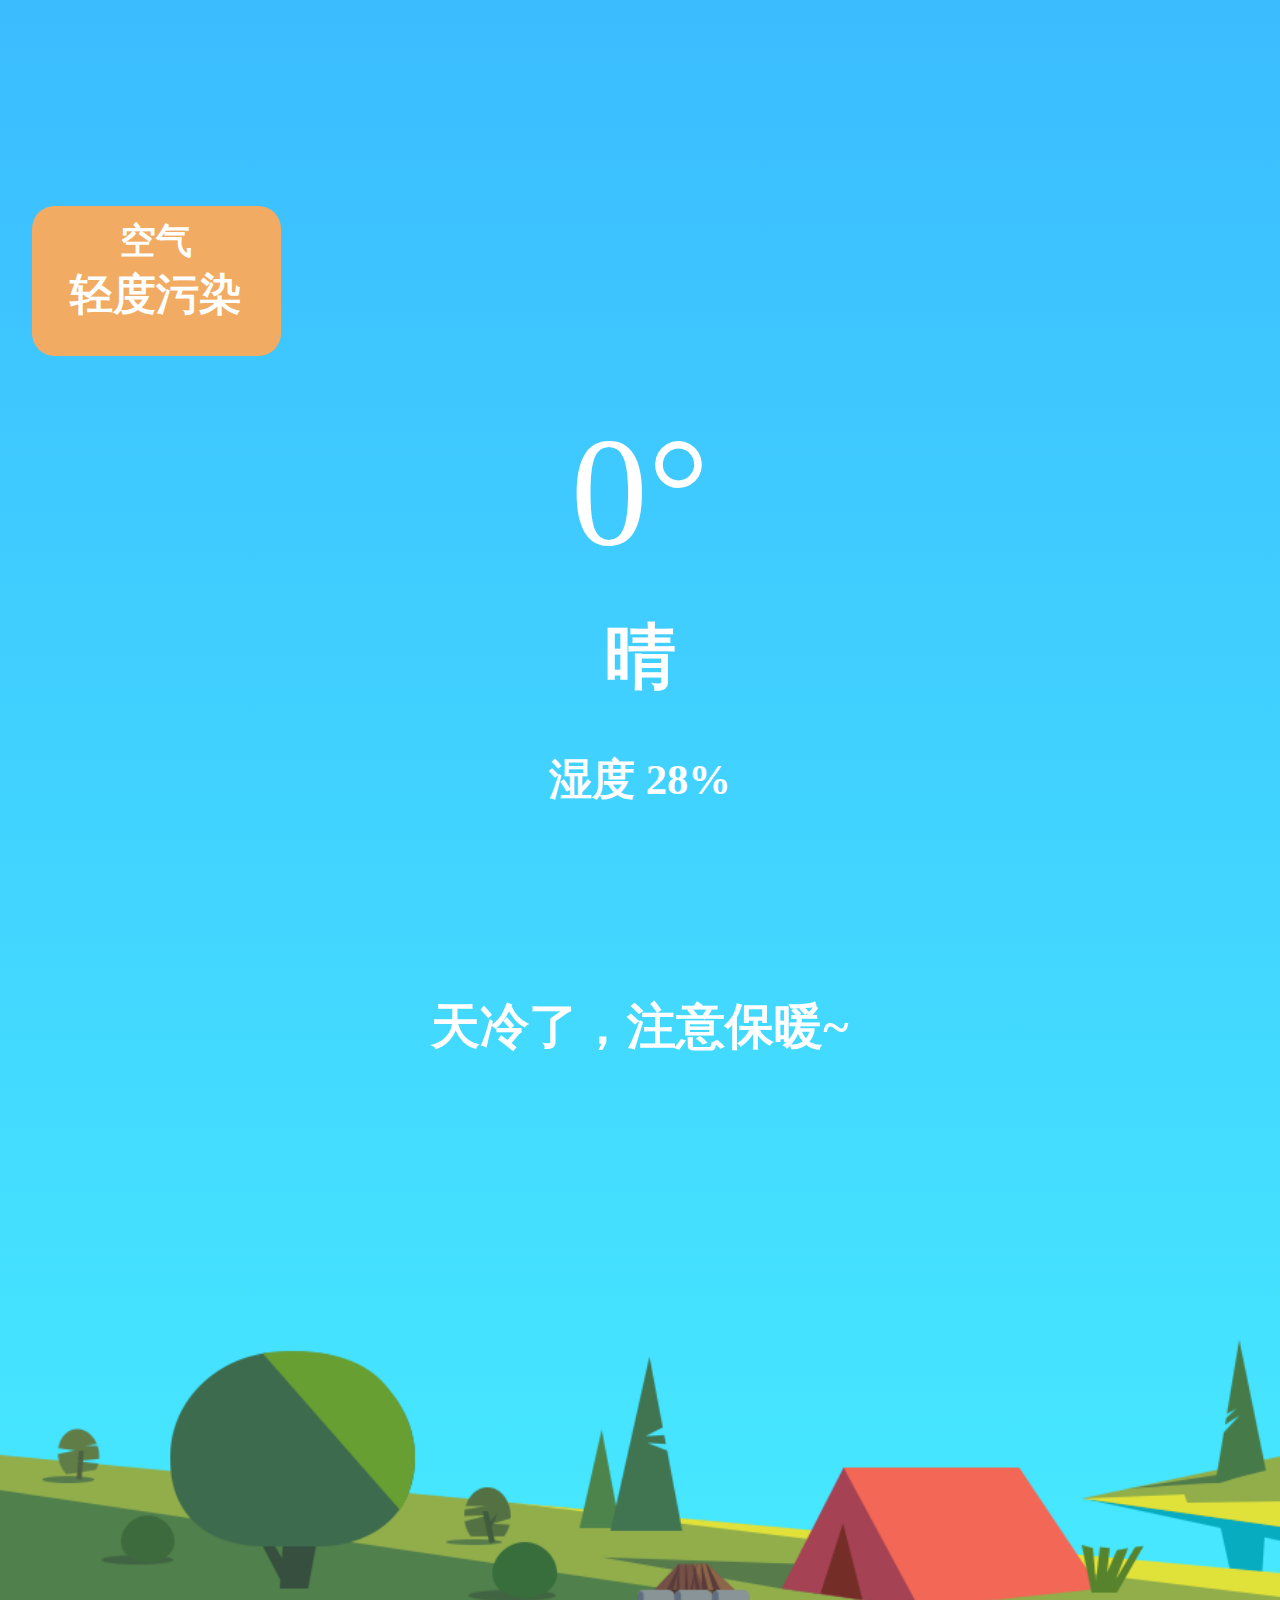
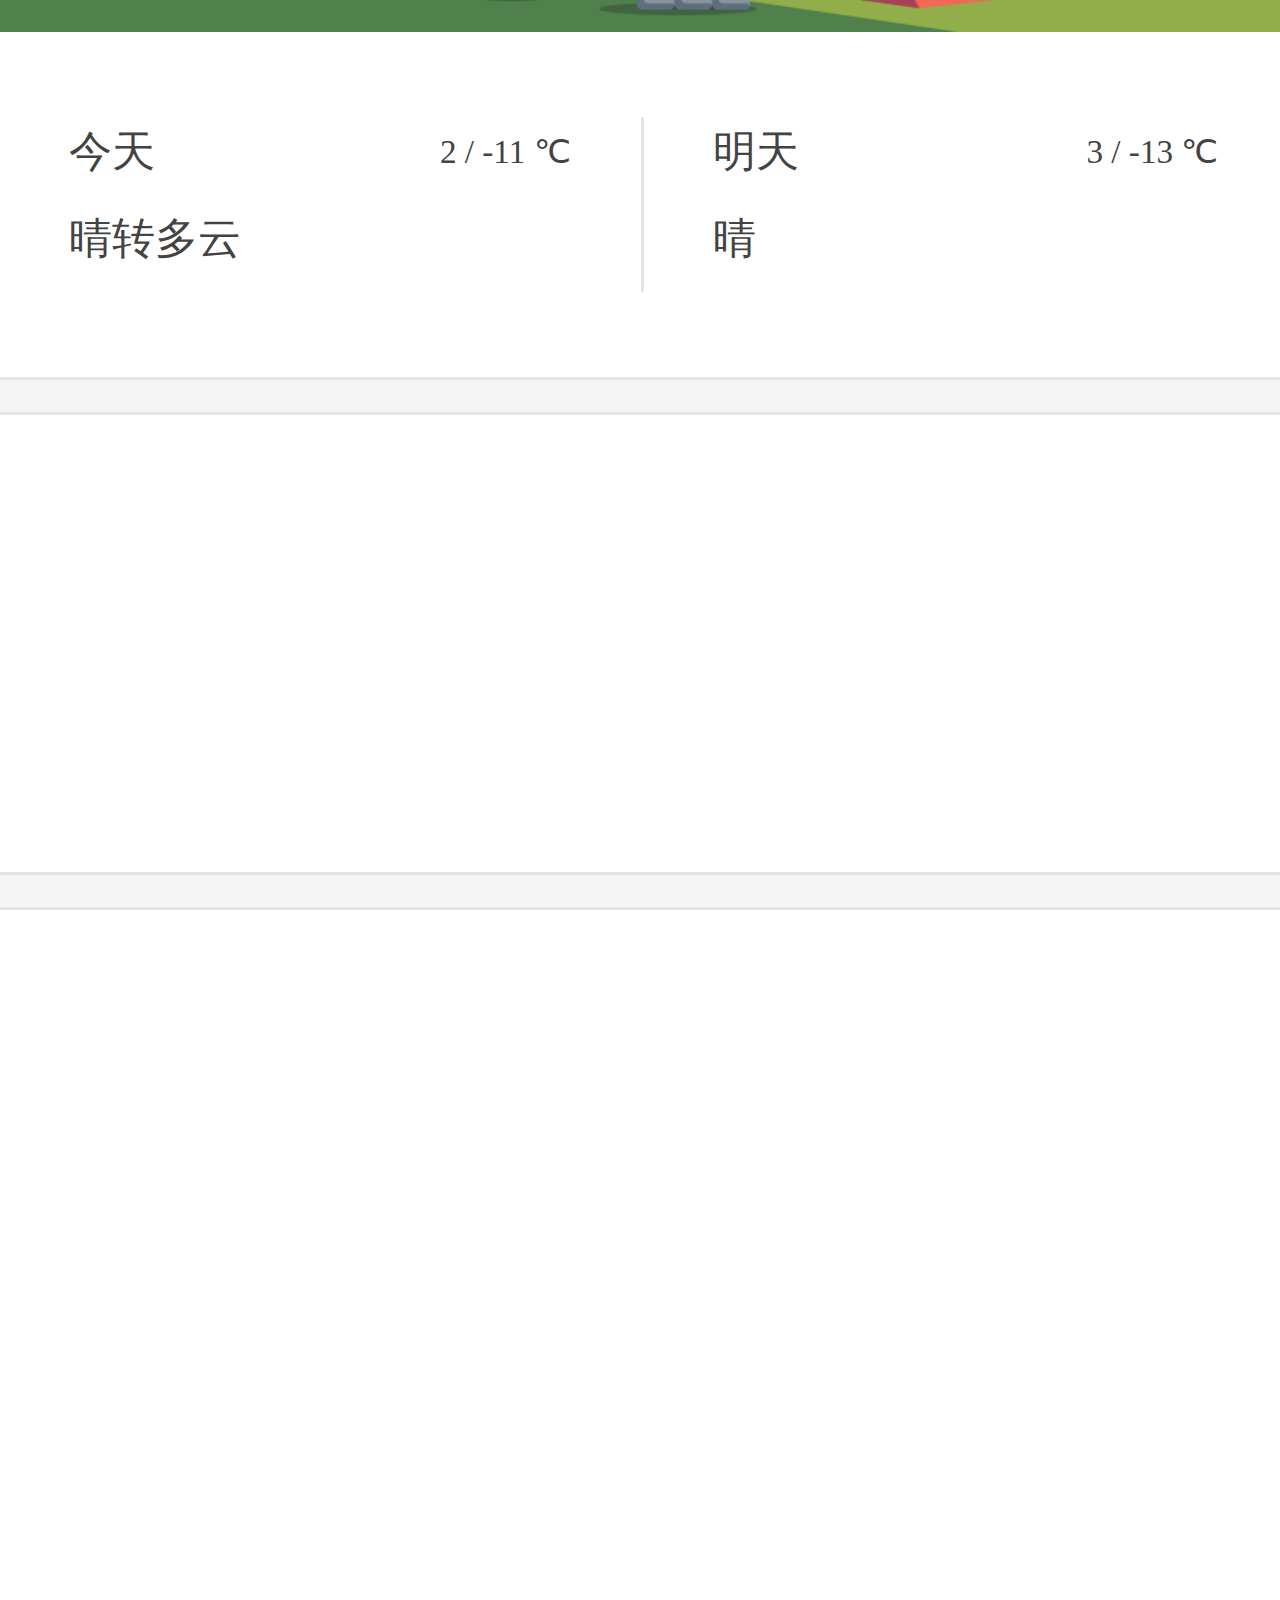
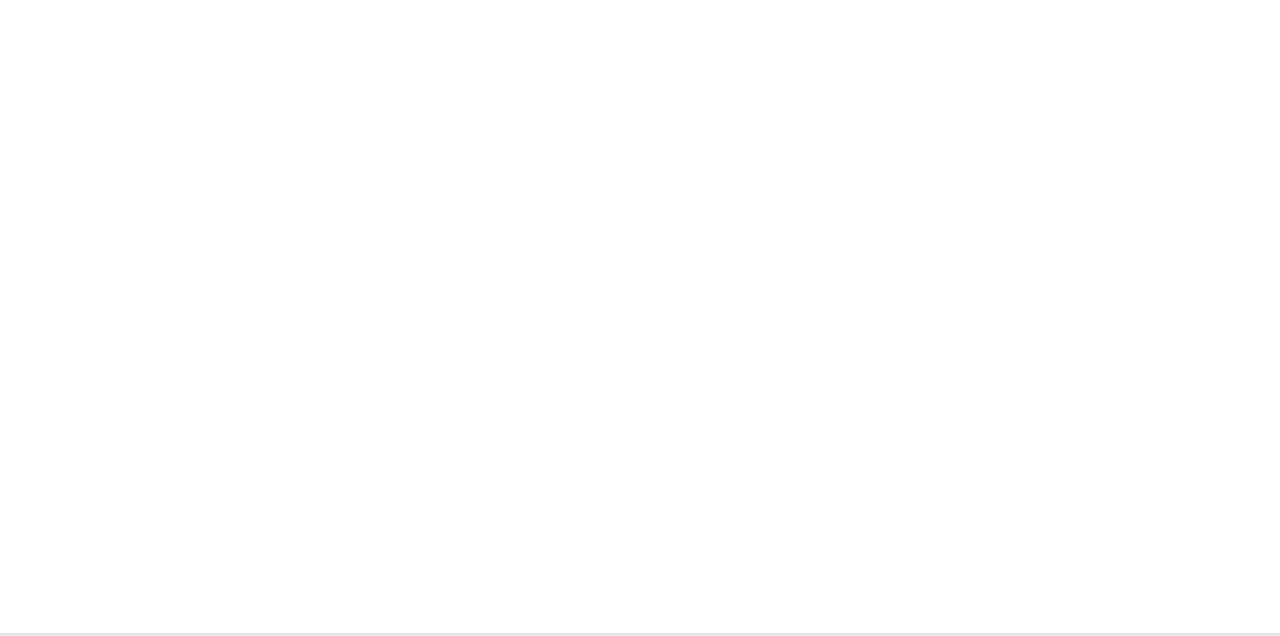
<file: index.html>
<!DOCTYPE html>
<html lang="en">
    <head>
        <meta charset="utf-8">
        <!-- 修改视口 -->
        <meta name="viewport" content="width=device-width">
        
        <title>weatherApp</title>
        <link rel="stylesheet" href="css/index.css">
        <link rel="shortcut icon" href="css/0.png">
        <script src="js/rem.js"></script>
        <script src="font/iconfont.js"></script>
        <!-- yinrujs文件 -->
        <script src="js/jquery3.2.1.min.js"></script>
        <script src="js/index.js"></script>
    </head>
    <style type="text/css">
.icon {
   width: 1em; height: 1em;
   vertical-align: -0.15em;
   fill: currentColor;
   overflow: hidden;
}
</style>
    <body>
        <!-- pingmu开始 -->
       <div class="screen">
       	  <div class="header"></div>
       	  <div class="box">
       	  	<h2>空气</h2>
       	  	<h3>轻度污染</h3>
       	  </div>
       	  <div class="wendu">0°</div>
       	  <div class="tianqi">晴</div>
       	  <!-- &nbsp表示空格 -->
       	  <div class="shidu">湿度&nbsp;28%</div>
       	  <div class="biaoyu">天冷了，注意保暖~</div>
       </div>
       <!-- 屏幕结束 -->
       <!-- 今日和明日 -->
    <div class="con1">
	    <div class="content">
	    	<div class="top">
	    		<span class="day">今天</span>
	    		<div class="temperature">
		    		<span class="high" id="dat_high_temperature">2</span>
		    		/
		    		<span class="low" id="dat_low_temperature">-11</span>
		    		℃
	    		</div>
	    	</div>
	        <div class="bottom">
	        	<span class="weather" id="day_condition" >晴转多云</span>
	        	<div class="pic" id="dat_weather_icon_id"></div>
	        </div>
	    </div>
	    <div class="content">
	    	<div class="top">
	    		<span class="day">明天</span>
	    		<div class="temperature">
	    		<span class="high" id="tomorrow_high_temperature">3</span>
	    		/
	    		<span class="low" id="tomorrow_low_temperature">-13</span>
	    		℃
	    		</div>
	    	</div>
	        <div class="bottom">
	        	<span class="weather" id="tomorrow_condition">晴</span>
	        	<div class="pic"id="tomorrow_weather_icon_id" ></div>
	        </div>
	    </div>
	</div>
    <div class="con2">
    	<div class="wrap" id="now">
    		<!--  <div class="now">
    			<h2 class="now_time">12:00</h2>
    			<div class="now_icon"></div>
    			<h3 class="now_temperature"></h3>
    		</div>  -->
    	
    	</div>
    </div>
    <div class="con3">
        <div class="wrap" id="recent">
            <!-- <div class="recent">
                <div class="recent_time">
                    <span class="month">01</span>/
                    <span class="day">15</span>
                </div>
                <h2 class="recent_wea">多云</h2>
                <div class="recent_pic"></div>
                <h3 class="recent_high">2°</h3>
                <h4 class="recent_low">-13°</h4>
                <h5 class="recent_wind">西北风</h5>
                <h6 class="recent_level">二级</h6>
            </div> -->
        </div>
    </div>
    <!-- 添加style让做的城市搜索页面消失，又重新出现天气预报首页 -->
    <div class="city_box" style="display:none;">
    	<div class="sousuo_box">
    		<div class="search_box">
    			<svg class="icon" aria-hidden="true">
                <use xlink:href="#icon-iconfontsousuo"></use>
                </svg>
                <input type="text" placeholder="搜索市，县"class="text">
    		</div>
    	    <div class="button">取消</div>
    	</div>
    	<!-- 城市 -->
          <div class="city" id="city">
          	  <h1 class="title">热门城市</h1>
          	  <div class="con">
          	  	<div class="son">北京</div>
          	  	<div class="son">上海</div>
          	  	<div class="son">广州</div>
          	  	<div class="son">深圳</div>
          	  	<div class="son">郑州</div>
          	  	<div class="son">西安</div>
          	  	<div class="son">南京</div>
          	  	<div class="son">杭州</div>
          	  	<div class="son">武汉</div>
          	  	<div class="son">成都</div>
          	  	<div class="son">沈阳</div>
          	  	<div class="son">天津</div>
          	  </div>
          </div>
    </div>
    </body>
</html>
<!-- 移动端布局
1.修改视口
2.引入rem.js
3.修改设计稿宽度 


1.HTML超文本超级语言
2.css层叠样式表
3.div+css布局
4.如何将html与css关联
5.如何将js引入到页面
6.标签：页面中用中括号括起来的叫做标签
单标签 双标签
7.css语法
选择器｛
   属性：属性值
｝
8.class=“box” .box
类名选择器
              .h2
标签选择器
父元素（空格）子元素
.screen .box h3
后代选择器
9.选择器的作用：
选中页面中的元素
10.浮动、定位、字体、颜色的三种钻则方式、盒子模型（margin padding）
11.后代选择器
.con1 .content:
伪类选择器
：nth-child(n)第n个孩子里面（2n为偶数）（2n+1）为基数
：first-child第一个孩子
：last-child最后一个孩子
</file>
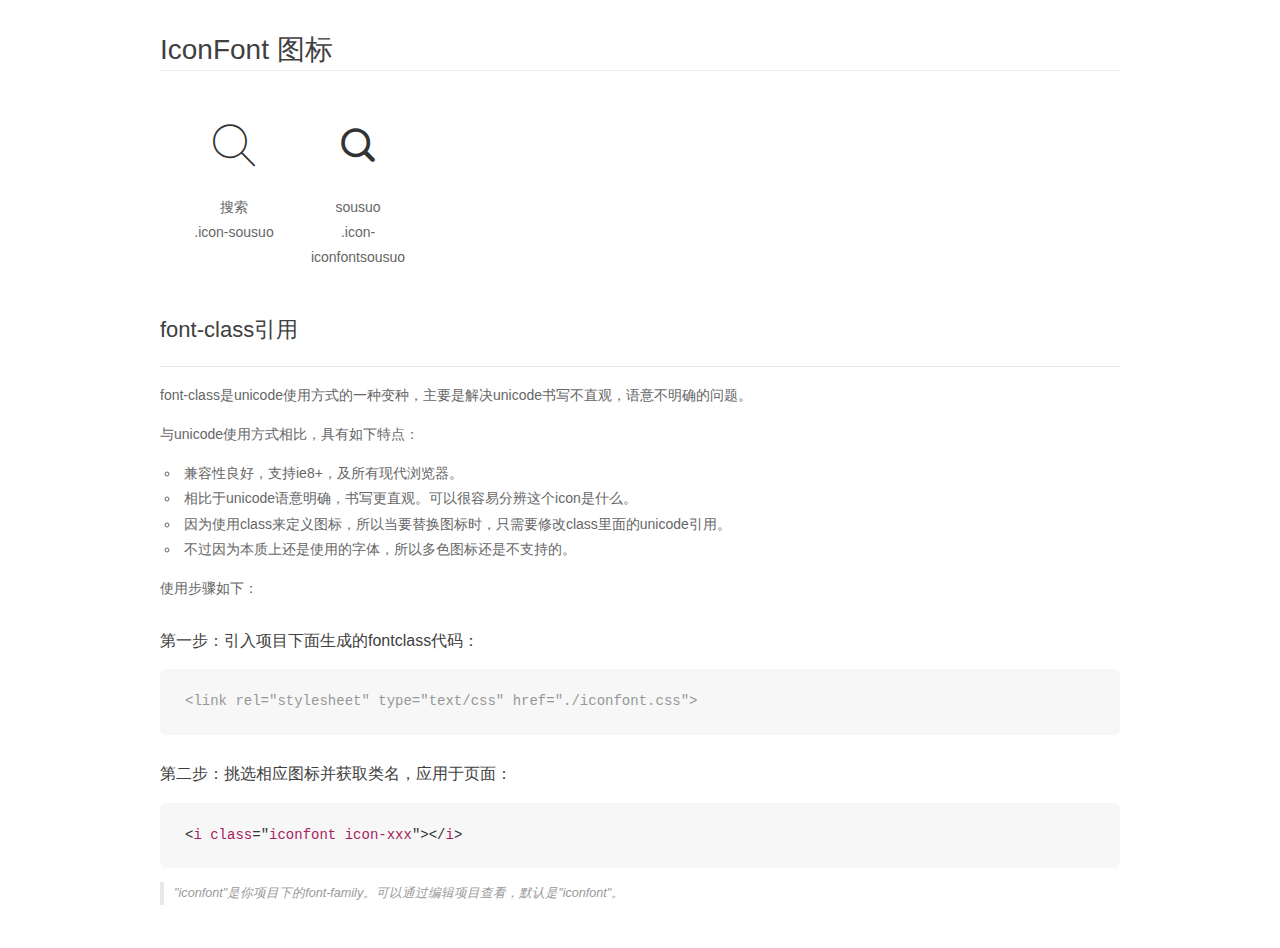
<file: font/demo_fontclass.html>
<!DOCTYPE html>
<html>
<head>
    <meta charset="utf-8"/>
    <title>IconFont</title>
    <link rel="stylesheet" href="demo.css">
    <link rel="stylesheet" href="iconfont.css">
</head>
<body>
    <div class="main markdown">
        <h1>IconFont 图标</h1>
        <ul class="icon_lists clear">
            
                <li>
                <i class="icon iconfont icon-sousuo"></i>
                    <div class="name">搜索</div>
                    <div class="fontclass">.icon-sousuo</div>
                </li>
            
                <li>
                <i class="icon iconfont icon-iconfontsousuo"></i>
                    <div class="name">sousuo</div>
                    <div class="fontclass">.icon-iconfontsousuo</div>
                </li>
            
        </ul>

        <h2 id="font-class-">font-class引用</h2>
        <hr>

        <p>font-class是unicode使用方式的一种变种，主要是解决unicode书写不直观，语意不明确的问题。</p>
        <p>与unicode使用方式相比，具有如下特点：</p>
        <ul>
        <li>兼容性良好，支持ie8+，及所有现代浏览器。</li>
        <li>相比于unicode语意明确，书写更直观。可以很容易分辨这个icon是什么。</li>
        <li>因为使用class来定义图标，所以当要替换图标时，只需要修改class里面的unicode引用。</li>
        <li>不过因为本质上还是使用的字体，所以多色图标还是不支持的。</li>
        </ul>
        <p>使用步骤如下：</p>
        <h3 id="-fontclass-">第一步：引入项目下面生成的fontclass代码：</h3>


        <pre><code class="lang-js hljs javascript"><span class="hljs-comment">&lt;link rel="stylesheet" type="text/css" href="./iconfont.css"&gt;</span></code></pre>
        <h3 id="-">第二步：挑选相应图标并获取类名，应用于页面：</h3>
        <pre><code class="lang-css hljs">&lt;<span class="hljs-selector-tag">i</span> <span class="hljs-selector-tag">class</span>="<span class="hljs-selector-tag">iconfont</span> <span class="hljs-selector-tag">icon-xxx</span>"&gt;&lt;/<span class="hljs-selector-tag">i</span>&gt;</code></pre>
        <blockquote>
        <p>"iconfont"是你项目下的font-family。可以通过编辑项目查看，默认是"iconfont"。</p>
        </blockquote>
    </div>
</body>
</html>
</file>
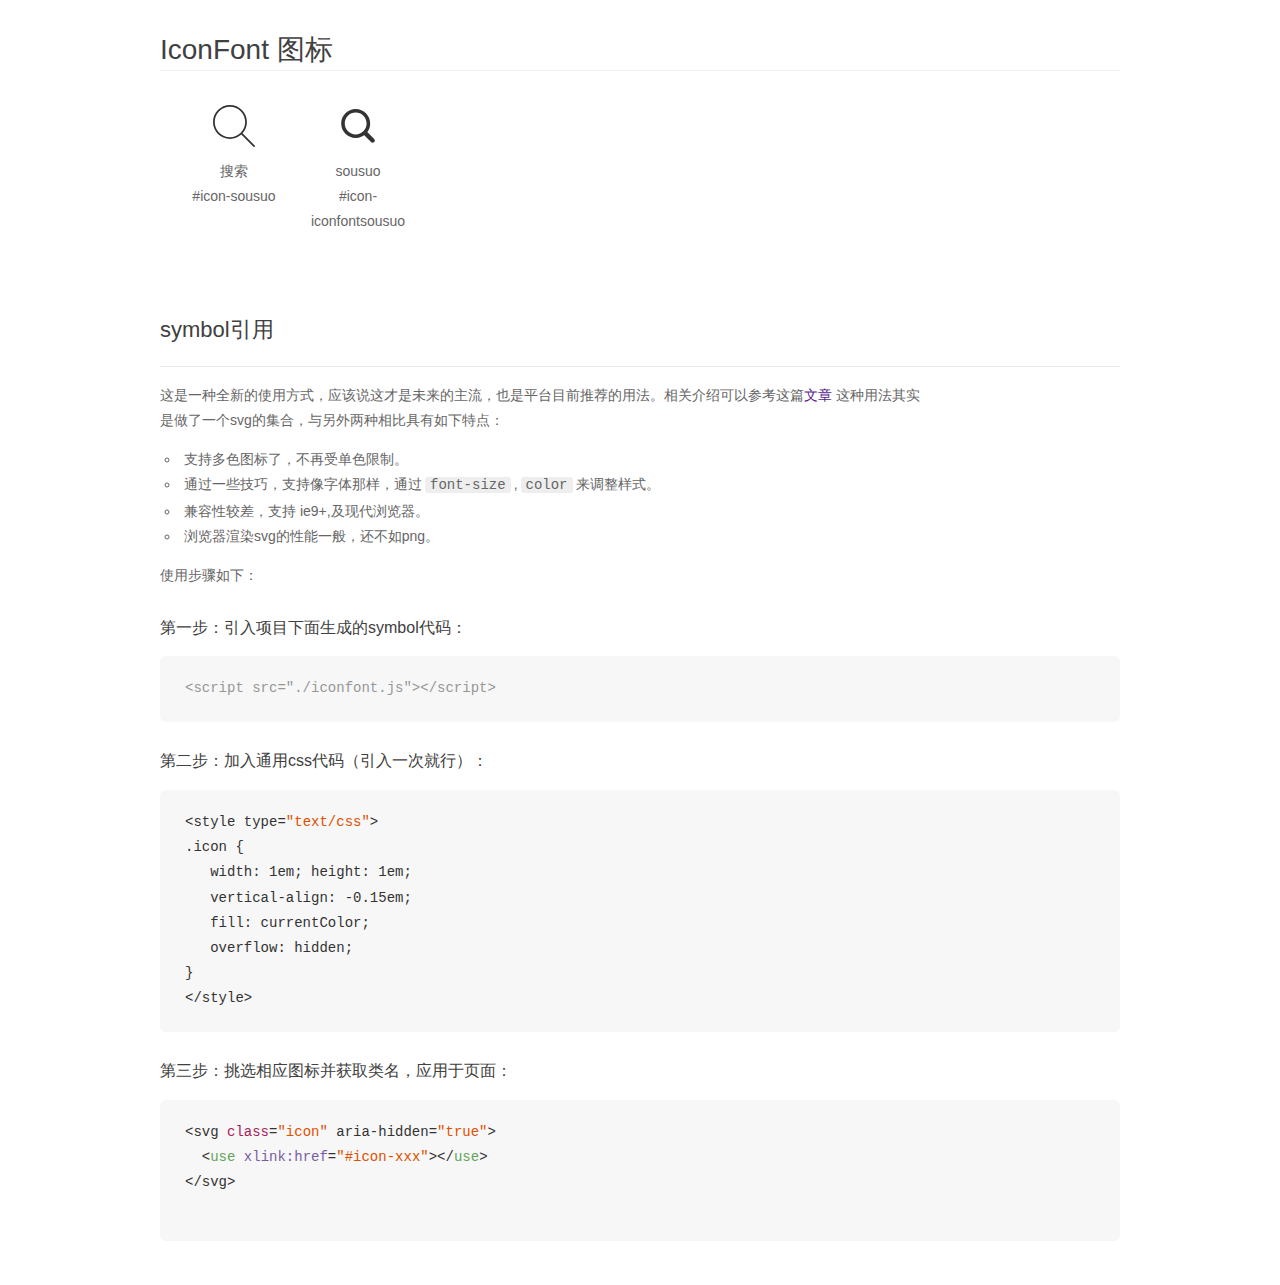
<file: font/demo_symbol.html>
<!DOCTYPE html>
<html>
<head>
    <meta charset="utf-8"/>
    <title>IconFont</title>
    <link rel="stylesheet" href="demo.css">
    <script src="iconfont.js"></script>

    <style type="text/css">
        .icon {
          /* 通过设置 font-size 来改变图标大小 */
          width: 1em; height: 1em;
          /* 图标和文字相邻时，垂直对齐 */
          vertical-align: -0.15em;
          /* 通过设置 color 来改变 SVG 的颜色/fill */
          fill: currentColor;
          /* path 和 stroke 溢出 viewBox 部分在 IE 下会显示
             normalize.css 中也包含这行 */
          overflow: hidden;
        }

    </style>
</head>
<body>
    <div class="main markdown">
        <h1>IconFont 图标</h1>
        <ul class="icon_lists clear">
            
                <li>
                    <svg class="icon" aria-hidden="true">
                        <use xlink:href="#icon-sousuo"></use>
                    </svg>
                    <div class="name">搜索</div>
                    <div class="fontclass">#icon-sousuo</div>
                </li>
            
                <li>
                    <svg class="icon" aria-hidden="true">
                        <use xlink:href="#icon-iconfontsousuo"></use>
                    </svg>
                    <div class="name">sousuo</div>
                    <div class="fontclass">#icon-iconfontsousuo</div>
                </li>
            
        </ul>


        <h2 id="symbol-">symbol引用</h2>
        <hr>

        <p>这是一种全新的使用方式，应该说这才是未来的主流，也是平台目前推荐的用法。相关介绍可以参考这篇<a href="">文章</a>
        这种用法其实是做了一个svg的集合，与另外两种相比具有如下特点：</p>
        <ul>
          <li>支持多色图标了，不再受单色限制。</li>
          <li>通过一些技巧，支持像字体那样，通过<code>font-size</code>,<code>color</code>来调整样式。</li>
          <li>兼容性较差，支持 ie9+,及现代浏览器。</li>
          <li>浏览器渲染svg的性能一般，还不如png。</li>
        </ul>
        <p>使用步骤如下：</p>
        <h3 id="-symbol-">第一步：引入项目下面生成的symbol代码：</h3>
        <pre><code class="lang-js hljs javascript"><span class="hljs-comment">&lt;script src="./iconfont.js"&gt;&lt;/script&gt;</span></code></pre>
        <h3 id="-css-">第二步：加入通用css代码（引入一次就行）：</h3>
        <pre><code class="lang-js hljs javascript">&lt;style type=<span class="hljs-string">"text/css"</span>&gt;
.icon {
   width: <span class="hljs-number">1</span>em; height: <span class="hljs-number">1</span>em;
   vertical-align: <span class="hljs-number">-0.15</span>em;
   fill: currentColor;
   overflow: hidden;
}
&lt;<span class="hljs-regexp">/style&gt;</span></code></pre>
        <h3 id="-">第三步：挑选相应图标并获取类名，应用于页面：</h3>
        <pre><code class="lang-js hljs javascript">&lt;svg <span class="hljs-class"><span class="hljs-keyword">class</span></span>=<span class="hljs-string">"icon"</span> aria-hidden=<span class="hljs-string">"true"</span>&gt;<span class="xml"><span class="hljs-tag">
  &lt;<span class="hljs-name">use</span> <span class="hljs-attr">xlink:href</span>=<span class="hljs-string">"#icon-xxx"</span>&gt;</span><span class="hljs-tag">&lt;/<span class="hljs-name">use</span>&gt;</span>
</span>&lt;<span class="hljs-regexp">/svg&gt;
        </span></code></pre>
    </div>
</body>
</html>
</file>
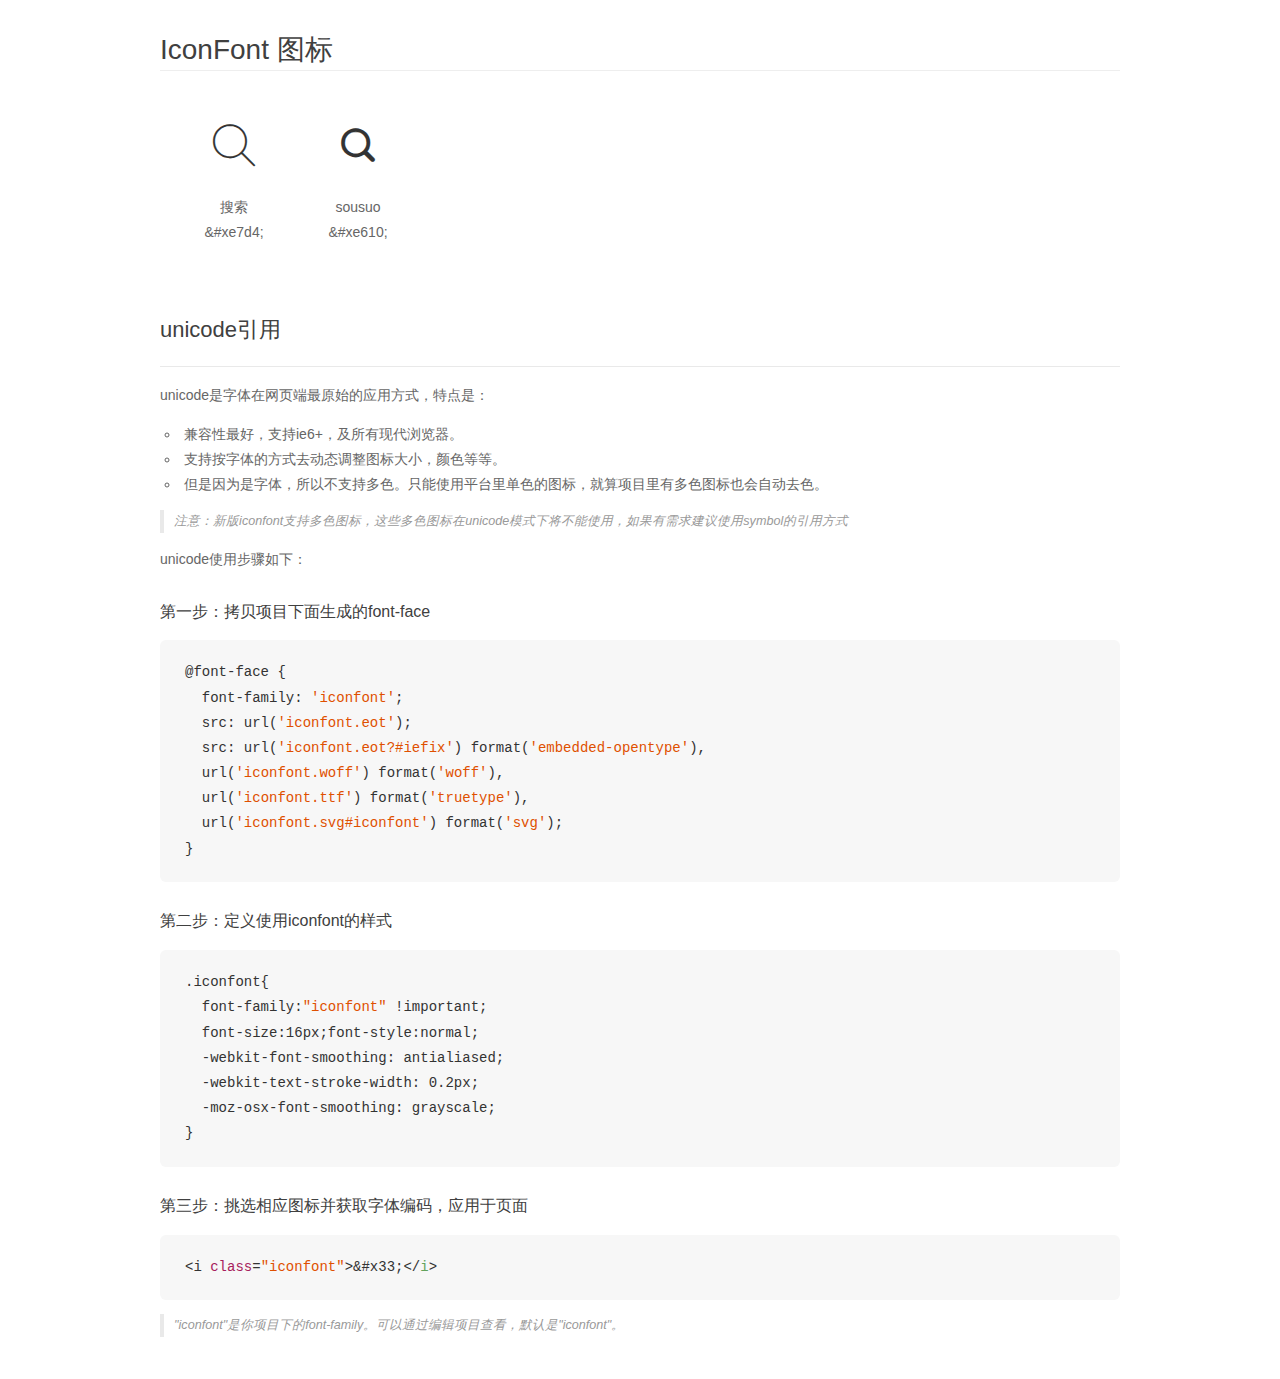
<file: font/demo_unicode.html>
<!DOCTYPE html>
<html>
<head>
    <meta charset="utf-8"/>
    <title>IconFont</title>
    <link rel="stylesheet" href="demo.css">

    <style type="text/css">

        @font-face {font-family: "iconfont";
          src: url('iconfont.eot'); /* IE9*/
          src: url('iconfont.eot#iefix') format('embedded-opentype'), /* IE6-IE8 */
          url('iconfont.woff') format('woff'), /* chrome, firefox */
          url('iconfont.ttf') format('truetype'), /* chrome, firefox, opera, Safari, Android, iOS 4.2+*/
          url('iconfont.svg#iconfont') format('svg'); /* iOS 4.1- */
        }

        .iconfont {
          font-family:"iconfont" !important;
          font-size:16px;
          font-style:normal;
          -webkit-font-smoothing: antialiased;
          -webkit-text-stroke-width: 0.2px;
          -moz-osx-font-smoothing: grayscale;
        }

    </style>
</head>
<body>
    <div class="main markdown">
        <h1>IconFont 图标</h1>
        <ul class="icon_lists clear">
            
                <li>
                <i class="icon iconfont">&#xe7d4;</i>
                    <div class="name">搜索</div>
                    <div class="code">&amp;#xe7d4;</div>
                </li>
            
                <li>
                <i class="icon iconfont">&#xe610;</i>
                    <div class="name">sousuo</div>
                    <div class="code">&amp;#xe610;</div>
                </li>
            
        </ul>
        <h2 id="unicode-">unicode引用</h2>
        <hr>

        <p>unicode是字体在网页端最原始的应用方式，特点是：</p>
        <ul>
        <li>兼容性最好，支持ie6+，及所有现代浏览器。</li>
        <li>支持按字体的方式去动态调整图标大小，颜色等等。</li>
        <li>但是因为是字体，所以不支持多色。只能使用平台里单色的图标，就算项目里有多色图标也会自动去色。</li>
        </ul>
        <blockquote>
        <p>注意：新版iconfont支持多色图标，这些多色图标在unicode模式下将不能使用，如果有需求建议使用symbol的引用方式</p>
        </blockquote>
        <p>unicode使用步骤如下：</p>
        <h3 id="-font-face">第一步：拷贝项目下面生成的font-face</h3>
        <pre><code class="lang-js hljs javascript">@font-face {
  font-family: <span class="hljs-string">'iconfont'</span>;
  src: url(<span class="hljs-string">'iconfont.eot'</span>);
  src: url(<span class="hljs-string">'iconfont.eot?#iefix'</span>) format(<span class="hljs-string">'embedded-opentype'</span>),
  url(<span class="hljs-string">'iconfont.woff'</span>) format(<span class="hljs-string">'woff'</span>),
  url(<span class="hljs-string">'iconfont.ttf'</span>) format(<span class="hljs-string">'truetype'</span>),
  url(<span class="hljs-string">'iconfont.svg#iconfont'</span>) format(<span class="hljs-string">'svg'</span>);
}
</code></pre>
        <h3 id="-iconfont-">第二步：定义使用iconfont的样式</h3>
        <pre><code class="lang-js hljs javascript">.iconfont{
  font-family:<span class="hljs-string">"iconfont"</span> !important;
  font-size:<span class="hljs-number">16</span>px;font-style:normal;
  -webkit-font-smoothing: antialiased;
  -webkit-text-stroke-width: <span class="hljs-number">0.2</span>px;
  -moz-osx-font-smoothing: grayscale;
}
</code></pre>
        <h3 id="-">第三步：挑选相应图标并获取字体编码，应用于页面</h3>
        <pre><code class="lang-js hljs javascript">&lt;i <span class="hljs-class"><span class="hljs-keyword">class</span></span>=<span class="hljs-string">"iconfont"</span>&gt;&amp;#x33;<span class="xml"><span class="hljs-tag">&lt;/<span class="hljs-name">i</span>&gt;</span></span></code></pre>

        <blockquote>
        <p>"iconfont"是你项目下的font-family。可以通过编辑项目查看，默认是"iconfont"。</p>
        </blockquote>
    </div>


</body>
</html>
</file>
<file: css/index.css>
/*
* @Author: 刘红霞
* @Date:   2018-01-17 14:34:32
* @Last Modified by:   刘红霞
* @Last Modified time: 2018-01-20 15:41:25
*/
/* 100px=1rem */
/* 清除浏览器默认样式 */
*{
	margin: 0;
	padding: 0;
}
/* 给body设置背景色 */
body{
	background: #f5f5f5;
}
@font-face {
  font-family: 'iconfont';  /* project id 546751 */
  src: url('//at.alicdn.com/t/font_546751_i62c6hzqqf979zfr.eot');
  src: url('//at.alicdn.com/t/font_546751_i62c6hzqqf979zfr.eot?#iefix') format('embedded-opentype'),
  url('//at.alicdn.com/t/font_546751_i62c6hzqqf979zfr.woff') format('woff'),
  url('//at.alicdn.com/t/font_546751_i62c6hzqqf979zfr.ttf') format('truetype'),
  url('//at.alicdn.com/t/font_546751_i62c6hzqqf979zfr.svg#iconfont') format('svg');
}

.screen{
	/* 通屏设置宽度100% */
	width: 100%;
	height: 13.77rem;
	background: url(../img/screen.png) no-repeat left bottom,-webkit-linear-gradient(top,#3bbcff,#47eaff);
    background-size: contain;
    
}
.header{
	/* 通屏设置宽度100% */
	width: 100%;
	height: 1.58rem;
	/* 字体大小 */
	font-size:  0.6rem;
	/* 颜色 */
	color: #fff;
	/* 字体加粗 */
	font-weight: bold;
	/* 文本水平居中 */
	text-align: center;
	/* 文字垂直居中 */
	line-height: 1.58rem;
}
/* 记得用空格隔开 */
.screen .box{
	width: 2.1rem;
	height: 1.26rem;
	background: rgb(241,171,98);
    border-radius: 0.19rem;
    margin-left: 0.27rem;
    margin-top: 0.16rem;
    /* 内填充*/
    padding-top: 0.1rem;
    /*  自定义盒模型--解决padding盒子变大*/
    box-sizing: border-box;

}
.screen .box h2{
	font-size: 0.3rem;
	color: #fff;
	text-align: center;
}
.screen .box h3{
	font-size: 0.36rem;
	color: #fff;	
	text-align: center;
}
.screen .wendu{
	width: 100%;
	height: 1.75rem;
	font-size: 1.3rem;
	margin-top: 0.28rem;
	color: #ffffff;
	line-height: 1.75rem;
	/* 左填充 */
	text-align: center;
	/* padding-left: 4.96rem;
	box-sizing: border-box */
}
.screen .tianqi{
	width: 100%;
	height: 1.03rem;
	font-size: 0.6rem;
	color: #ffffff;
	text-align: center;
	font-weight: bold;	
	line-height: 1.03rem;
}
.screen .shidu{
	width: 100%;
	height: 0.6rem;
	font-size: 0.36rem;
	color: #ffffff;
	text-align: center;
	font-weight: bold;	
    line-height: 1.05rem;
}
.screen .biaoyu{
	width: 100%;
	/* height: 2.02rem; */
	font-size: 0.41rem;
	color: #ffffff;
	text-align: center;
	font-weight: bold;
	margin-top: 1.14rem;
	line-height: 1.74rem;
}

.con1{
    width:100%;
    height: 2.94rem;
    background: #fff;
    /* 边框 */
    border-bottom: 0.03rem solid #e4e4e4;
    /* 上填充 */
     padding-top: 0.72rem;
     /* 左填充 */
     padding-left: 0.58rem;
     box-sizing: border-box;

}

.content{
	width: 4.85rem;
	height: 1.47rem;
	border-right: 0.03rem solid #e4e4e4;
	padding-right: 0.59rem;
	box-sizing: border-box;
	/* 浮动 */
	float:left;
}
/* 第二个content */
.con1 .content:nth-child(2){
  padding-right: 0;
  border-right: none;
  padding-left: 0.59rem;
  /* box-sizing: border-box;  */
}
.content .top{
	width: 100%;
	height: 0.59rem;
	/* 指定为弹性布局 */
    display: flex;
    /* 两端对齐 */
    justify-content: space-between;

}

.content .top .day{
	font-size: 0.36rem;
	color: #434343;
	/* 和父元素一样 */
	line-height: 0.59rem;
}
.content .top .temperature{
	font-size: 0.28rem;
	color: #434343;
	line-height: 0.59rem;
}
.content .bottom{
	width: 100%;
	height: 0.86rem;
	display: flex;
	justify-content: space-between;


}
.content .bottom .weather{
	font-size:  0.36rem;
    color: #434343;
    line-height: 0.88rem;

}
.content .bottom .pic{
      width: 0.48rem;
      height: 0.48rem;
      margin-top: 0.2rem;
     /*  background: url('../img/0.png') no-repeat; */
      /* 禁止重复 */
      background-repeat: no-repeat;
      background-size: 0.48rem 0.48rem;
}
.con2{
	width: 100%;
	height: 3.9rem;
	background: #ffffff;
	margin-top: 0.27rem;
	border-top: 0.03rem solid #e4e4e4;
	border-bottom: 0.03rem solid #e4e4e4;
    /*上,右,下,左  */
	padding: 0.8rem 0 0.9rem 0;
	box-sizing: border-box;
	/* 超出部分·按滚动条的方式显示 */
	overflow-x: auto;

}


.con2::-webkit-scrollbar{
	height: 0;
}
.con2 .wrap{
	height: 100%;
	/* 同下禁止缩小一起用 */
    display:flex;
}
.con2 .wrap .now{
	width: 1.68rem;
	height: 100%;

	/* 禁止缩小 */;
    flex-shrink: 0;
    display: flex;
    /*改变主轴方向  */
    flex-direction: column;
    justify-content: space-between;

}
.con2 .wrap .now .now_time{
	font-size: 0.24rem;
	color: #999999;
	text-align: center;
	font-weight: normal;

}
.con2 .wrap .now .now_icon{
	width: 1rem;
	height: 1rem;
	background-size: 0.55rem 0.55rem;
	margin: 0 auto;
	/* background: url('../img/0.png') no-repeat; */
	background-repeat: no-repeat;
}
.con2 .wrap .now .now_temperature{
	font-size: 0.3rem;
	color: #999999;
	text-align: center;
	font-weight: normal;
}
.con3{
	width: 100%;
	height: 11.22rem;
	background: #fff;
	margin-top: 0.27rem;
	border-top: 0.03rem solid #e4e4e4;
	border-bottom: 0.03rem solid #e4e4e4;
	/* padding-top: 0.9rem;
	padding-bottom: 0.8rem;*/
	/* 上 右 下 左 */
    padding: 0.71rem 0 0.94rem 0;
    box-sizing: border-box;
    /* 超出部分以滚动条方式显示*/
    overflow-x: auto;
}
/* 取消滚动条显示 */
.con3::-webkit-scrollbar{
	height: 0;
}
.con3 .wrap{
	height: 100%;
	/* 横排显示 */
	display: flex;
}
.con3 .wrap .recent{
	width: 2.5rem;
    height: 100%;
    /* 禁止缩小 */
    flex-shrink: 0;
    display: flex;
    /* 改变主轴方向 */
    flex-direction: column;
    /* 两端对齐 */
    justify-content: space-between;
}
.con3 .wrap .recent .recent_time{
	height: 0.98rem;
	font-size: 0.31rem;
	padding-top: 0.49rem;
	text-align: center;
}
.con3 .wrap .recent .recent_time .month{
	height: 0.31rem;
	font-size: 0.31rem;
	color: #888888;
	font-weight: normal;
	text-align: center;
}
.con3 .wrap .recent .recent_time .day{
	height: 0.31rem;
	font-size: 0.31rem;
	color: #888888;
	font-weight: normal;
	text-align: center;
}
.con3 .wrap .recent .recent_wea{
	width: 100%;
	height: 0.77rem;
	font-size: 0.36rem;
	color: #888888;
	font-weight: normal;
	text-align: center;
}
.con3 .wrap .recent .recent_pic{
	width: 1.23rem;
	height: 1.23rem;
	/* 设置图片，先引进图片，再设置大小 */
	/* background: url('../img/0.png') no-repeat; */
	background-repeat: no-repeat; 
	background-size: 1.23rem 1.23rem;
	/* div水平居中 */
	margin:0 auto;
}
.con3 .wrap .recent .recent_high{
	font-size: 0.28rem;
	color: #A0A0A0;
	font-weight: normal;
	text-align: center;
}
.con3 .wrap .recent .recent_low{
	font-size: 0.28rem;
	color: #888888;
	font-weight: normal;
	text-align: center;
}
.con3 .wrap .recent .recent_wind{
	font-size: 0.28rem;
	color: #888888;
	font-weight: normal;
	text-align: center;
}
.con3 .wrap .recent .recent_level{
	font-size: 0.28rem;
	color: #888888;
	font-weight: normal;
	text-align: center;
}


/* 选择城市 */
 .city_box{
	width: 100%;
	height: 280rem;
	background:#ffffff;
	position: absolute;
	top: 0;
	left: 0;
}
.city_box .sousuo_box{
    width: 100%;
    height: 1.26rem;
    background: #fff;
    border-bottom: 0.04rem solid #e4e4e4;
    padding: 0.18rem 0.49rem 0.18rem 0.35rem;
    box-sizing: border-box;
    display: flex;
    justify-content: spacee-between;
}
.city_box .sousuo_box .search_box{
	width: 8.62rem;
	height: 0.86rem;
	background: #f2f2f2;
	border-radius: 0.43rem;
} 
.city_box .sousuo_box .button{
	font-size: 0.36rem;
	color: #494949;
	line-height: 0.49rem;
	/* 设置字体 */
	font-family: "微软雅黑";

}
/* 引入自定义字体*/
.icon{
	font-size: 0.6rem;
	float: left;
	margin-top: 0.3rem;
	margin-top: 0.15rem;
}
.text{
	width: 7.2rem;
	height:100%;
	background:#f2f2f2;
	border: none;
	float:left;
	padding-left: 0.28rem;
	box-sizing: border-box;

}
/* 获取焦点 */
.text::focus{
	outline: none;
}
.city: {
	width: 100%;
	height: 14rem;
	background: red;
    padding:0.24rem 0.35rem 0 0.36rem;
    box-sizing: border-box;
    overflow-y: auto;
}
 .city .title{
 	width: 100%;
 	height: 1.16rem;
 	background:#ffffff;
 	font-size: 0.38rem;
    color: #434343;
    line-height: 1.16rem;
    /* 字间距 */
    letter-spacing: 0.02rem;
    
 }
.city .con{
    width: 100%;
    height: auto;
    /* 超出部分隐藏 */
    overflow: hidden;
}
.city .con .son{
	width: 3.17rem;
	height: 0.81rem;
	background: #f2f2f2;
	border-radius: 0.32rem;
	font-size: 0.32rem;
	color: #434343;
	text-align: center;
	line-height: 0.81rem;
	float: left;
	margin: 0 0.28rem 0.21rem 0;
}
.city .con .son:nth-child(3n){
	margin-right: 0;
}
</file>
<file: font/iconfont.css>
@font-face {font-family: "iconfont";
  src: url('iconfont.eot?t=1516324454527'); /* IE9*/
  src: url('iconfont.eot?t=1516324454527#iefix') format('embedded-opentype'), /* IE6-IE8 */
  url('[data-uri]') format('woff'),
  url('iconfont.ttf?t=1516324454527') format('truetype'), /* chrome, firefox, opera, Safari, Android, iOS 4.2+*/
  url('iconfont.svg?t=1516324454527#iconfont') format('svg'); /* iOS 4.1- */
}

.iconfont {
  font-family:"iconfont" !important;
  font-size:16px;
  font-style:normal;
  -webkit-font-smoothing: antialiased;
  -moz-osx-font-smoothing: grayscale;
}

.icon-sousuo:before { content: "\e7d4"; }

.icon-iconfontsousuo:before { content: "\e610"; }
</file>
<file: font/demo.css>
*{margin: 0;padding: 0;list-style: none;}
/*
KISSY CSS Reset
理念：1. reset 的目的不是清除浏览器的默认样式，这仅是部分工作。清除和重置是紧密不可分的。
2. reset 的目的不是让默认样式在所有浏览器下一致，而是减少默认样式有可能带来的问题。
3. reset 期望提供一套普适通用的基础样式。但没有银弹，推荐根据具体需求，裁剪和修改后再使用。
特色：1. 适应中文；2. 基于最新主流浏览器。
维护：玉伯<lifesinger@gmail.com>, 正淳<ragecarrier@gmail.com>
 */

/** 清除内外边距 **/
body, h1, h2, h3, h4, h5, h6, hr, p, blockquote, /* structural elements 结构元素 */
dl, dt, dd, ul, ol, li, /* list elements 列表元素 */
pre, /* text formatting elements 文本格式元素 */
form, fieldset, legend, button, input, textarea, /* form elements 表单元素 */
th, td /* table elements 表格元素 */ {
  margin: 0;
  padding: 0;
}

/** 设置默认字体 **/
body,
button, input, select, textarea /* for ie */ {
  font: 12px/1.5 tahoma, arial, \5b8b\4f53, sans-serif;
}
h1, h2, h3, h4, h5, h6 { font-size: 100%; }
address, cite, dfn, em, var { font-style: normal; } /* 将斜体扶正 */
code, kbd, pre, samp { font-family: courier new, courier, monospace; } /* 统一等宽字体 */
small { font-size: 12px; } /* 小于 12px 的中文很难阅读，让 small 正常化 */

/** 重置列表元素 **/
ul, ol { list-style: none; }

/** 重置文本格式元素 **/
a { text-decoration: none; }
a:hover { text-decoration: underline; }


/** 重置表单元素 **/
legend { color: #000; } /* for ie6 */
fieldset, img { border: 0; } /* img 搭车：让链接里的 img 无边框 */
button, input, select, textarea { font-size: 100%; } /* 使得表单元素在 ie 下能继承字体大小 */
/* 注：optgroup 无法扶正 */

/** 重置表格元素 **/
table { border-collapse: collapse; border-spacing: 0; }

/* 清除浮动 */
.ks-clear:after, .clear:after {
  content: '\20';
  display: block;
  height: 0;
  clear: both;
}
.ks-clear, .clear {
  *zoom: 1;
}

.main {
  padding: 30px 100px;
width: 960px;
margin: 0 auto;
}
.main h1{font-size:36px; color:#333; text-align:left;margin-bottom:30px; border-bottom: 1px solid #eee;}

.helps{margin-top:40px;}
.helps pre{
  padding:20px;
  margin:10px 0;
  border:solid 1px #e7e1cd;
  background-color: #fffdef;
  overflow: auto;
}

.icon_lists{
  width: 100% !important;

}

.icon_lists li{
  float:left;
  width: 100px;
  height:180px;
  text-align: center;
  list-style: none !important;
}
.icon_lists .icon{
  font-size: 42px;
  line-height: 100px;
  margin: 10px 0;
  color:#333;
  -webkit-transition: font-size 0.25s ease-out 0s;
  -moz-transition: font-size 0.25s ease-out 0s;
  transition: font-size 0.25s ease-out 0s;

}
.icon_lists .icon:hover{
  font-size: 100px;
}



.markdown {
  color: #666;
  font-size: 14px;
  line-height: 1.8;
}

.highlight {
  line-height: 1.5;
}

.markdown img {
  vertical-align: middle;
  max-width: 100%;
}

.markdown h1 {
  color: #404040;
  font-weight: 500;
  line-height: 40px;
  margin-bottom: 24px;
}

.markdown h2,
.markdown h3,
.markdown h4,
.markdown h5,
.markdown h6 {
  color: #404040;
  margin: 1.6em 0 0.6em 0;
  font-weight: 500;
  clear: both;
}

.markdown h1 {
  font-size: 28px;
}

.markdown h2 {
  font-size: 22px;
}

.markdown h3 {
  font-size: 16px;
}

.markdown h4 {
  font-size: 14px;
}

.markdown h5 {
  font-size: 12px;
}

.markdown h6 {
  font-size: 12px;
}

.markdown hr {
  height: 1px;
  border: 0;
  background: #e9e9e9;
  margin: 16px 0;
  clear: both;
}

.markdown p,
.markdown pre {
  margin: 1em 0;
}

.markdown > p,
.markdown > blockquote,
.markdown > .highlight,
.markdown > ol,
.markdown > ul {
  width: 80%;
}

.markdown ul > li {
  list-style: circle;
}

.markdown > ul li,
.markdown blockquote ul > li {
  margin-left: 20px;
  padding-left: 4px;
}

.markdown > ul li p,
.markdown > ol li p {
  margin: 0.6em 0;
}

.markdown ol > li {
  list-style: decimal;
}

.markdown > ol li,
.markdown blockquote ol > li {
  margin-left: 20px;
  padding-left: 4px;
}

.markdown code {
  margin: 0 3px;
  padding: 0 5px;
  background: #eee;
  border-radius: 3px;
}

.markdown pre {
  border-radius: 6px;
  background: #f7f7f7;
  padding: 20px;
}

.markdown pre code {
  border: none;
  background: #f7f7f7;
  margin: 0;
}

.markdown strong,
.markdown b {
  font-weight: 600;
}

.markdown > table {
  border-collapse: collapse;
  border-spacing: 0px;
  empty-cells: show;
  border: 1px solid #e9e9e9;
  width: 95%;
  margin-bottom: 24px;
}

.markdown > table th {
  white-space: nowrap;
  color: #333;
  font-weight: 600;

}

.markdown > table th,
.markdown > table td {
  border: 1px solid #e9e9e9;
  padding: 8px 16px;
  text-align: left;
}

.markdown > table th {
  background: #F7F7F7;
}

.markdown blockquote {
  font-size: 90%;
  color: #999;
  border-left: 4px solid #e9e9e9;
  padding-left: 0.8em;
  margin: 1em 0;
  font-style: italic;
}

.markdown blockquote p {
  margin: 0;
}

.markdown .anchor {
  opacity: 0;
  transition: opacity 0.3s ease;
  margin-left: 8px;
}

.markdown .waiting {
  color: #ccc;
}

.markdown h1:hover .anchor,
.markdown h2:hover .anchor,
.markdown h3:hover .anchor,
.markdown h4:hover .anchor,
.markdown h5:hover .anchor,
.markdown h6:hover .anchor {
  opacity: 1;
  display: inline-block;
}

.markdown > br,
.markdown > p > br {
  clear: both;
}


.hljs {
  display: block;
  background: white;
  padding: 0.5em;
  color: #333333;
  overflow-x: auto;
}

.hljs-comment,
.hljs-meta {
  color: #969896;
}

.hljs-string,
.hljs-variable,
.hljs-template-variable,
.hljs-strong,
.hljs-emphasis,
.hljs-quote {
  color: #df5000;
}

.hljs-keyword,
.hljs-selector-tag,
.hljs-type {
  color: #a71d5d;
}

.hljs-literal,
.hljs-symbol,
.hljs-bullet,
.hljs-attribute {
  color: #0086b3;
}

.hljs-section,
.hljs-name {
  color: #63a35c;
}

.hljs-tag {
  color: #333333;
}

.hljs-title,
.hljs-attr,
.hljs-selector-id,
.hljs-selector-class,
.hljs-selector-attr,
.hljs-selector-pseudo {
  color: #795da3;
}

.hljs-addition {
  color: #55a532;
  background-color: #eaffea;
}

.hljs-deletion {
  color: #bd2c00;
  background-color: #ffecec;
}

.hljs-link {
  text-decoration: underline;
}

pre{
  background: #fff;
}
</file>
